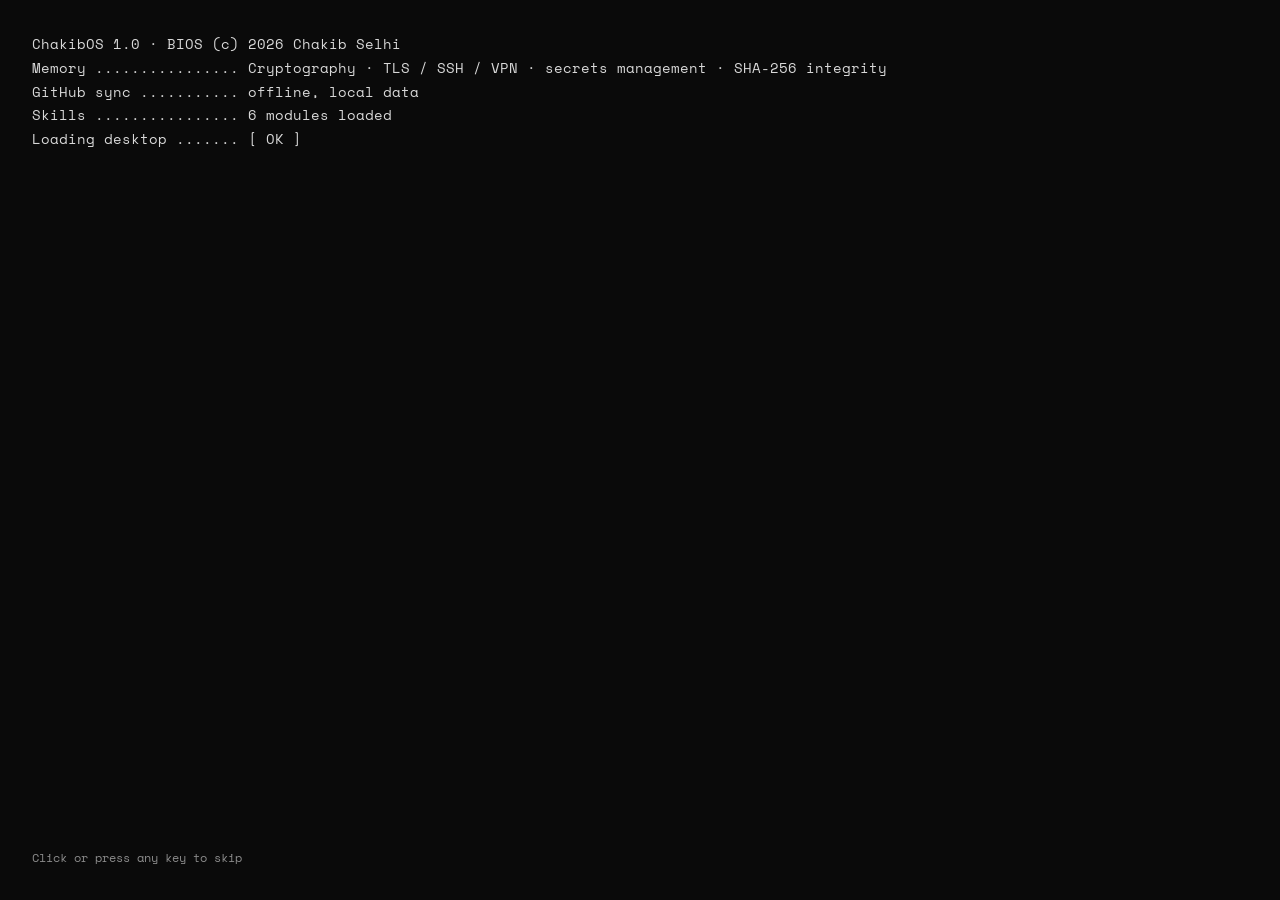
<file: index.html>
<!doctype html>
<html lang="fr">
<head>
<meta charset="utf-8">
<meta name="viewport" content="width=device-width, initial-scale=1">
<title>ChakibOS · Portfolio de Chakib Selhi</title>
<meta name="description" content="Portfolio de Chakib Selhi, étudiant en génie logiciel à l'UQAM orienté cybersécurité et réseaux, à la recherche d'un stage.">
<meta name="theme-color" content="#2F6F73">
<meta property="og:title" content="ChakibOS · Portfolio de Chakib Selhi">
<meta property="og:description" content="Étudiant en génie logiciel à l'UQAM orienté cybersécurité et réseaux, à la recherche d'un stage. / Software engineering student at UQAM focused on cybersecurity and networking, looking for an internship.">
<meta property="og:type" content="website">
<link rel="icon" href="assets/favicon.svg" type="image/svg+xml">
<link rel="preconnect" href="https://fonts.googleapis.com">
<link rel="preconnect" href="https://fonts.gstatic.com" crossorigin>
<link rel="preconnect" href="https://api.github.com" crossorigin>
<link rel="stylesheet" href="https://fonts.googleapis.com/css2?family=Silkscreen:wght@400;700&family=Space+Mono:wght@400;700&display=swap">
<link rel="stylesheet" href="css/os.css?v=20261126040818">
</head>
<body>
<a class="skip" href="simple.html" data-i18n="skip">Aller à la version simple du CV</a>

<header class="menubar">
  <nav class="menubar__menus" aria-label="Menu">
    <div class="mb">
      <button type="button" class="mb__btn mb__btn--logo" data-menu="systeme" aria-haspopup="true" aria-expanded="false" data-i18n-aria="menu.system">◆<span class="mb__brand"> ChakibOS</span></button>
      <div class="menu" role="menu" data-menu-panel="systeme" hidden>
        <button type="button" role="menuitem" data-cmd="open:apropos-os" data-i18n="menu.aboutOs">À propos de ChakibOS</button>
        <hr>
        <button type="button" role="menuitem" data-cmd="reboot" data-i18n="menu.reboot">Redémarrer</button>
      </div>
    </div>
    <div class="mb">
      <button type="button" class="mb__btn" data-menu="aide" aria-haspopup="true" aria-expanded="false" data-i18n="menu.help">Aide</button>
      <div class="menu" role="menu" data-menu-panel="aide" hidden>
        <button type="button" role="menuitem" data-cmd="lang" class="menu__lang" data-i18n="menu.lang">English version</button>
        <hr>
        <button type="button" role="menuitem" data-cmd="open:aide" data-i18n="menu.howto">Comment naviguer</button>
        <button type="button" role="menuitem" data-cmd="wallpaper" data-i18n="menu.wallpaper">Changer le fond d'écran</button>
        <button type="button" role="menuitem" data-cmd="source" data-i18n="menu.github">Mes dépôts GitHub</button>
      </div>
    </div>
  </nav>
  <div class="menubar__right">
    <a class="mb__link" href="simple.html" data-i18n="menu.simpleLink">Version simple</a>
    <time id="clock" class="mb__clock"><span class="mb__day"></span> <span class="mb__time"></span></time>
  </div>
</header>

<main id="desktop" class="desktop">
  <h1 class="sr-only" data-i18n="h1">Chakib Selhi, étudiant en génie logiciel à l'UQAM : portfolio</h1>
  <nav id="icons" class="icons" data-i18n-aria="desk.aria" aria-label="Icônes du bureau"></nav>
  <div id="windows" class="windows"></div>
</main>

<footer class="taskbar">
  <div class="mb">
    <button type="button" class="task-start" data-menu="demarrer" aria-haspopup="true" aria-expanded="false">◆ Menu</button>
    <div class="menu menu--up" role="menu" data-menu-panel="demarrer" hidden>
      <div data-fill="apps"></div>
    </div>
  </div>
  <div id="task-list" class="task-list" data-i18n-aria="task.aria" aria-label="Fenêtres ouvertes"></div>
  <a class="task-gh" href="https://github.com/Chakib-Selhi" target="_blank" rel="noopener">GitHub</a>
</footer>

<div id="boot" class="boot" hidden>
  <div class="boot__log" aria-live="polite"></div>
  <p class="boot__hint" data-i18n="boot.hint">Cliquez ou appuyez sur une touche pour passer</p>
</div>

<noscript>
  <div class="noscript">ChakibOS a besoin de JavaScript / ChakibOS needs JavaScript. <a href="simple.html">Version simple</a>.</div>
</noscript>

<script src="js/data.js?v=20261126040818"></script>
<script src="js/i18n.js?v=20261126040818"></script>
<script src="js/icons.js?v=20261126040818"></script>
<script src="js/github.js?v=20261126040818"></script>
<script src="js/cv.js?v=20261126040818"></script>
<script src="js/apps.js?v=20261126040818"></script>
<script src="js/terminal.js?v=20261126040818"></script>
<script src="js/os.js?v=20261126040818"></script>
</body>
</html>
</file>
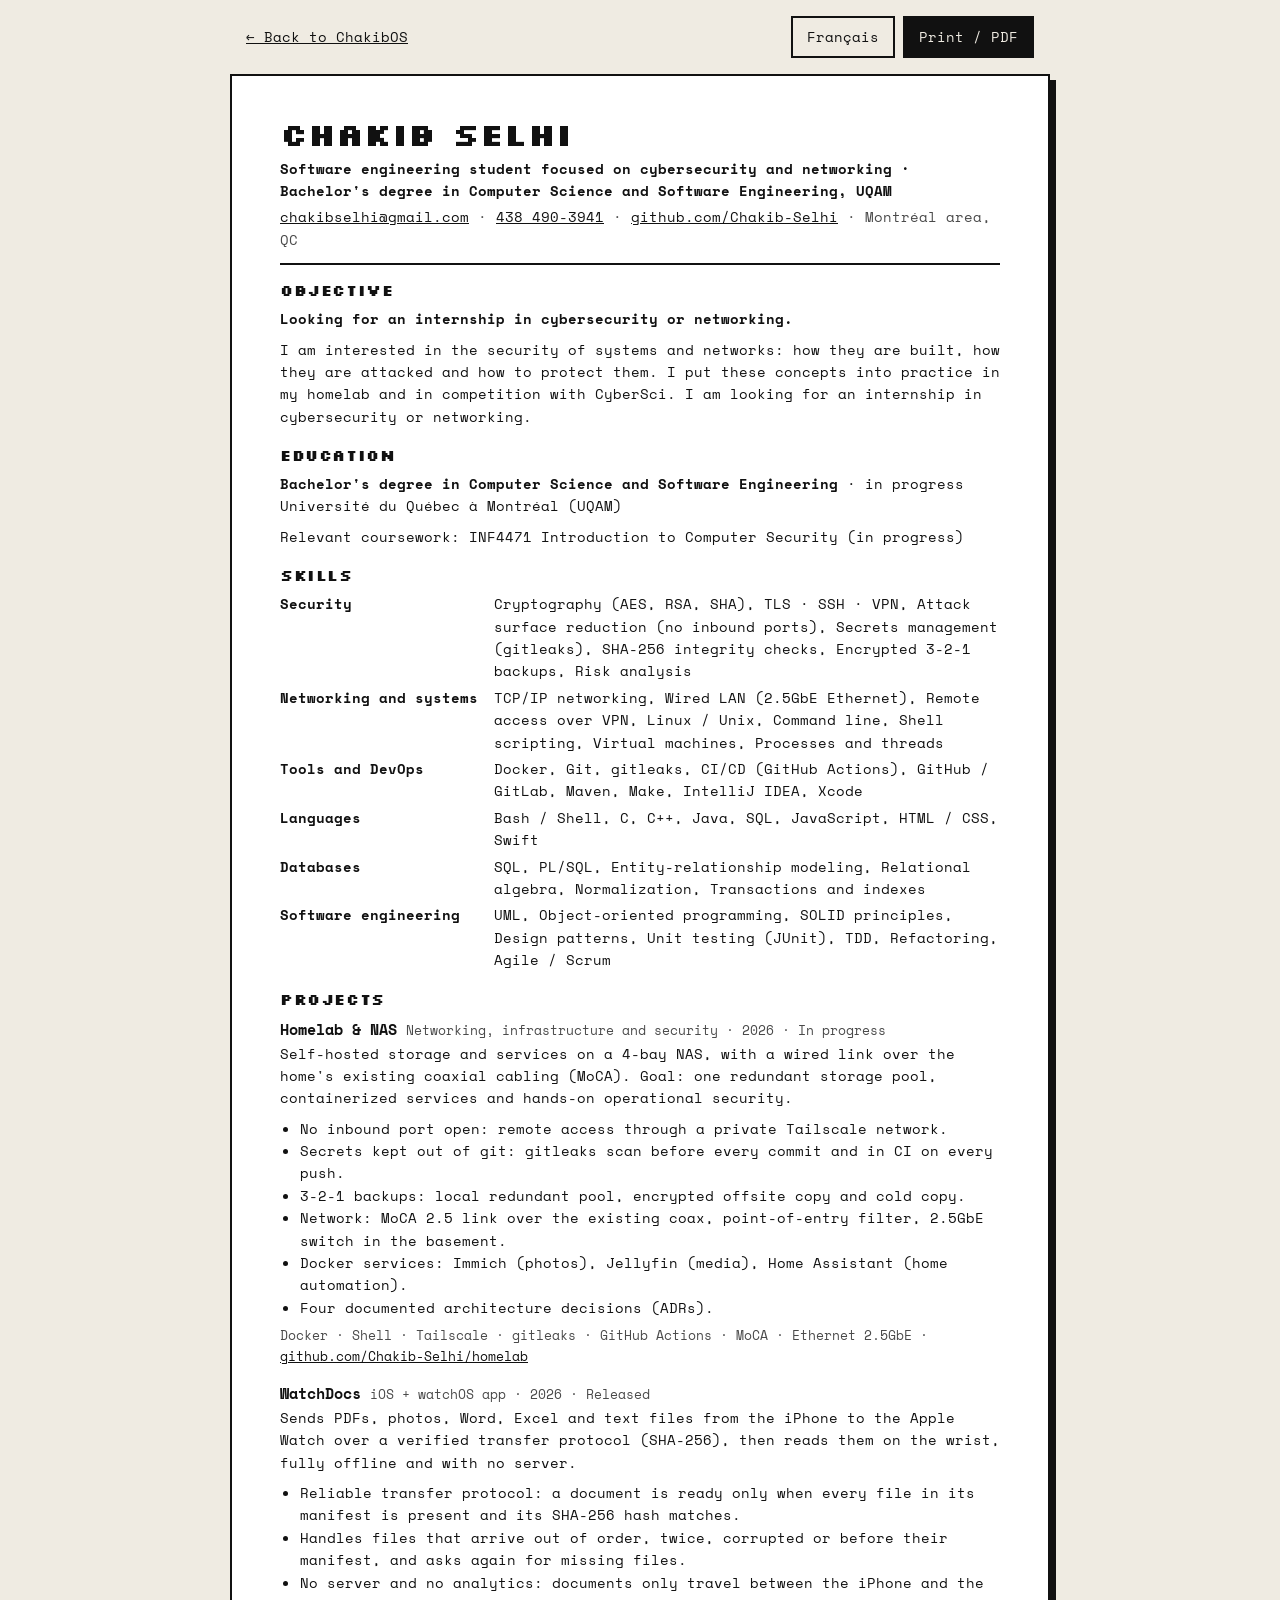
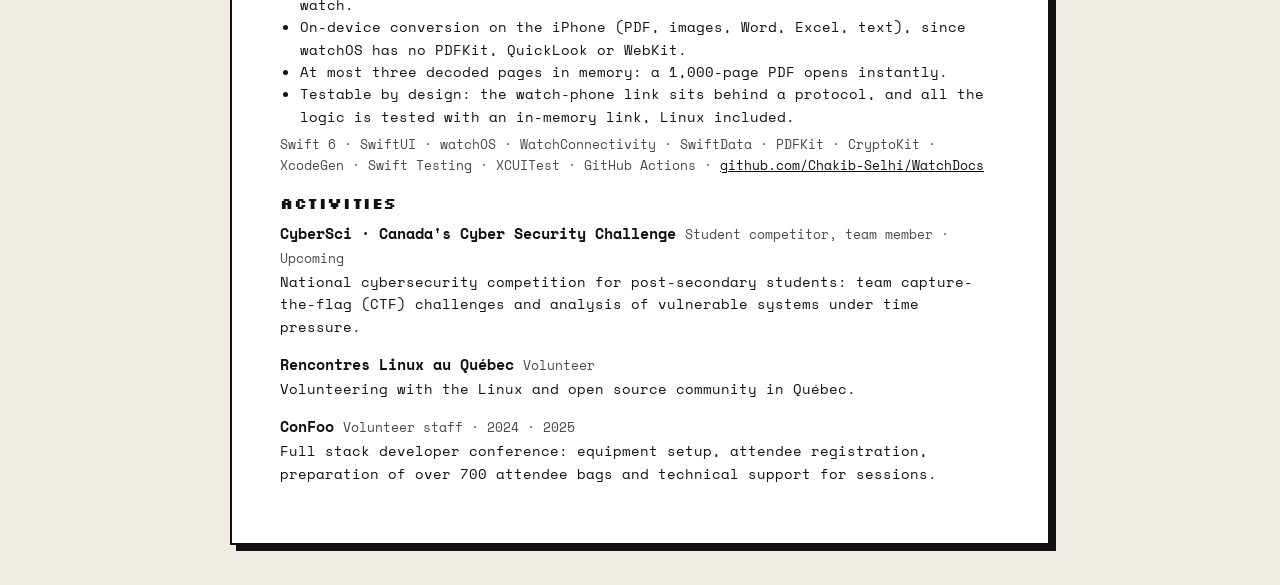
<file: simple.html>
<!doctype html>
<html lang="fr">
<head>
<meta charset="utf-8">
<meta name="viewport" content="width=device-width, initial-scale=1">
<title>CV · Chakib Selhi, étudiant en génie logiciel</title>
<meta name="description" content="CV de Chakib Selhi, étudiant en génie logiciel à l'UQAM orienté cybersécurité et réseaux, à la recherche d'un stage.">
<link rel="icon" href="assets/favicon.svg" type="image/svg+xml">
<link rel="preconnect" href="https://fonts.googleapis.com">
<link rel="preconnect" href="https://fonts.gstatic.com" crossorigin>
<link rel="stylesheet" href="https://fonts.googleapis.com/css2?family=Silkscreen:wght@400;700&family=Space+Mono:wght@400;700&display=swap">
<link rel="stylesheet" href="css/simple.css?v=20261126040818">
</head>
<body>
<nav class="topbar" aria-label="Navigation">
  <a href="index.html" data-i18n="simple.back">← Retour à ChakibOS</a>
  <span class="topbar__actions">
    <button type="button" class="ghost" id="lang" data-i18n="simple.lang">English</button>
    <button type="button" class="print" id="print" data-i18n="simple.print">Imprimer / PDF</button>
  </span>
</nav>
<main id="cv" class="paper cv"></main>
<noscript><p class="paper">Ce CV s'affiche avec JavaScript. / This résumé needs JavaScript. chakibselhi@gmail.com</p></noscript>
<script src="js/data.js?v=20261126040818"></script>
<script src="js/i18n.js?v=20261126040818"></script>
<script src="js/github.js?v=20261126040818"></script>
<script src="js/cv.js?v=20261126040818"></script>
<script>
  (function () {
    var cv = document.getElementById("cv");
    function render() {
      window.I18N.apply(document, "meta.titleSimple");
      cv.innerHTML = window.renderCV(window.PORTFOLIO, { detail: true });
    }
    // Les dépôts GitHub publics complètent le CV dès qu'ils sont chargés (et à chaque mise à jour).
    document.addEventListener("githubsync", render);
    document.addEventListener("langchange", render);
    render();
    window.GITHUB.sync();
    document.getElementById("lang").addEventListener("click", function () { window.I18N.toggle(); });
    document.getElementById("print").addEventListener("click", function () { window.print(); });
  })();
</script>
</body>
</html>
</file>
<file: css/os.css>
/* ===== ChakibOS ===== */
:root {
  --desk: #2F6F73;
  --face: #EFEBE2;
  --paper: #FFFFFF;
  --ink: #111111;
  --muted: #4A4A4A;
  --accent: #F2A33A;
  --red: #B3361A;
  --yellow: #F7D774;
  --green: #2F9E5B;
  --blue: #2457D6;
  --menu-h: 34px;
  --task-h: 42px;
  --font-pixel: "Silkscreen", ui-monospace, Menlo, monospace;
  --font-mono: "Space Mono", ui-monospace, Menlo, Consolas, monospace;
}

*, *::before, *::after { box-sizing: border-box; }
html, body { height: 100%; margin: 0; }
body {
  background: var(--desk);
  color: var(--ink);
  font: 13px/1.5 var(--font-mono);
  overflow: hidden;
  -webkit-font-smoothing: antialiased;
}
button, input, textarea { font: inherit; color: inherit; }
a { color: var(--ink); }
a:hover { color: var(--red); }
code, kbd { font-family: var(--font-mono); }
:focus-visible { outline: 2px dashed var(--ink); outline-offset: 2px; }
.pixel { font-family: var(--font-pixel); }
.sr-only { position: absolute; width: 1px; height: 1px; overflow: hidden; clip: rect(0 0 0 0); white-space: nowrap; }
.skip { position: absolute; left: 8px; top: -60px; z-index: 9999; background: var(--ink); color: var(--face); padding: 8px 12px; }
.skip:focus { top: 8px; color: var(--face); }
[hidden] { display: none !important; }

/* ===== Barre de menus ===== */
.menubar {
  position: fixed; top: 0; left: 0; right: 0; height: var(--menu-h); z-index: 5000;
  display: flex; align-items: stretch; justify-content: space-between;
  background: var(--face); border-bottom: 2px solid var(--ink);
  font-family: var(--font-pixel); font-size: 13px;
}
.menubar__menus { display: flex; align-items: stretch; }
.menubar__right { display: flex; align-items: center; gap: 16px; padding: 0 14px; white-space: nowrap; }
.mb { position: relative; display: flex; }
.mb__btn {
  border: 0; background: transparent; padding: 0 12px; cursor: pointer;
  font-family: var(--font-pixel); font-size: 13px;
}
.mb__btn--logo { font-weight: 700; white-space: nowrap; }
.hint-touch { display: none; }
@media (hover: none) and (pointer: coarse) {
  .hint-mouse { display: none; }
  .hint-touch { display: inline; }
}
.mb__btn[aria-expanded="true"], .mb__btn:hover { background: var(--ink); color: var(--face); }
.mb__link { font-size: 12px; text-decoration: none; }
.mb__link:hover { text-decoration: underline; color: var(--ink); }
.mb__clock { font-size: 12px; }

.menu {
  position: absolute; top: 100%; left: 0; min-width: 230px; z-index: 6000;
  display: flex; flex-direction: column; padding: 4px 0;
  background: var(--face); border: 2px solid var(--ink); box-shadow: 4px 4px 0 var(--ink);
  font-family: var(--font-mono); font-size: 13px;
}
.menu--up { top: auto; bottom: calc(100% + 6px); }
.menu [role="menuitem"] {
  display: flex; justify-content: space-between; gap: 16px; width: 100%;
  border: 0; background: transparent; padding: 7px 16px; text-align: left; cursor: pointer;
}
.menu [role="menuitem"]:hover, .menu [role="menuitem"]:focus-visible { background: var(--ink); color: var(--face); outline: none; }
.menu kbd { font-size: 11px; opacity: .75; }
.menu hr { border: 0; border-top: 1px solid var(--ink); margin: 4px 0; }

/* ===== Bureau ===== */
.desktop {
  position: fixed; top: var(--menu-h); bottom: var(--task-h); left: 0; right: 0;
  background-color: var(--desk);
  background-image: radial-gradient(rgba(255, 255, 255, .10) 1px, transparent 1px);
  background-size: 14px 14px;
  overflow: hidden;
}
.icons {
  position: absolute; top: 14px; left: 10px; bottom: 14px;
  display: flex; flex-direction: column; flex-wrap: wrap; align-content: flex-start; gap: 4px 8px;
}
.icon {
  width: 100px; padding: 6px 2px; border: 0; background: transparent; cursor: pointer;
  display: flex; flex-direction: column; align-items: center; gap: 5px;
}
.icon__img { height: 46px; display: flex; align-items: flex-end; }
.icon__label {
  color: #FFFFFF; font-size: 12px; line-height: 1.3; padding: 1px 6px; text-align: center;
  text-shadow: 1px 1px 0 rgba(0, 0, 0, .45);
}
.icon.is-selected .icon__label { background: var(--face); color: var(--ink); text-shadow: none; }
.icon.is-selected .icon__img svg { filter: drop-shadow(2px 2px 0 rgba(0, 0, 0, .35)); }
.icon:focus-visible { outline: 2px dashed var(--face); }

.windows { position: absolute; inset: 0; pointer-events: none; }

/* ===== Fenêtres ===== */
.win {
  position: absolute; pointer-events: auto;
  display: flex; flex-direction: column;
  min-width: 300px; min-height: 180px;
  background: var(--face); border: 2px solid var(--ink); box-shadow: 6px 6px 0 var(--ink);
}
.win:focus { outline: none; }
.win.is-opening { animation: win-open .14s ease-out; }
@keyframes win-open { from { transform: scale(.96); opacity: .4; } to { transform: none; opacity: 1; } }
.win.is-dragging { opacity: .94; }
.win.is-max { left: 0 !important; top: 0 !important; width: 100% !important; height: 100% !important; box-shadow: none; }

.win__bar {
  flex: none; display: flex; align-items: center; gap: 8px; height: 30px; padding: 0 6px;
  border-bottom: 2px solid var(--ink); background-color: var(--face);
  cursor: grab; user-select: none; touch-action: none;
}
.win.is-dragging .win__bar { cursor: grabbing; }
.win.is-active .win__bar { background-image: repeating-linear-gradient(0deg, var(--ink) 0 1px, transparent 1px 3px); }
.win--dialog.is-active .win__bar { background-color: var(--accent); background-image: none; }
.win__title {
  flex: 1; margin: 0; min-width: 0; text-align: center;
  font: 700 12px var(--font-pixel); white-space: nowrap; overflow: hidden; text-overflow: ellipsis;
}
.win__title span { background: var(--face); padding: 0 10px; }
.win--dialog .win__title span { background: transparent; }
.win__btn {
  flex: none; width: 20px; height: 20px; padding: 0; cursor: pointer;
  display: grid; place-items: center;
  background: var(--face); border: 2px solid var(--ink);
}
.win__btn:hover { background: var(--ink); }
.win__btn:hover svg path, .win__btn:hover svg rect { stroke: var(--face); }
/* Bouton fermer : pastille rouge avec un x, en haut à gauche. */
.win__btn--close { border-radius: 50%; background: #FF5F57; border: 1.5px solid #8F1D17; }
.win__btn--close:hover { background: #E0443C; }
.win__btn--close:hover svg path { stroke: #FFFFFF; }
.win__body { flex: 1; min-height: 0; overflow: auto; background: var(--paper); }
.win__resize {
  position: absolute; right: 0; bottom: 0; width: 18px; height: 18px; cursor: nwse-resize;
  background: repeating-linear-gradient(135deg, transparent 0 3px, var(--ink) 3px 5px);
  clip-path: polygon(100% 0, 100% 100%, 0 100%);
}
.statusbar {
  margin-top: auto; padding: 5px 12px; border-top: 1px solid var(--ink);
  background: var(--face); font-size: 11px;
}

/* ===== Éléments communs ===== */
.btn {
  display: inline-flex; align-items: center; justify-content: center; gap: 6px;
  min-height: 34px; padding: 6px 14px; cursor: pointer; text-decoration: none;
  background: var(--face); color: var(--ink); border: 2px solid var(--ink); box-shadow: 2px 2px 0 var(--ink);
}
.btn:hover { color: var(--ink); background: #FFFFFF; }
.btn:active { transform: translate(2px, 2px); box-shadow: none; }
.btn--primary { background: var(--ink); color: var(--face); }
.btn--primary:hover { background: #333333; color: #FFFFFF; }
.btn--default { outline: 2px solid var(--ink); outline-offset: 2px; }
.btn--sm { min-height: 28px; padding: 3px 10px; font-size: 12px; }
.btn-row { display: flex; flex-wrap: wrap; align-items: center; gap: 10px; margin-top: 12px; }
.linkbtn { border: 0; background: none; padding: 0; text-decoration: underline; cursor: pointer; }
.linkbtn:hover { color: var(--red); }
.meta { margin: 4px 0; font-size: 12px; color: var(--muted); }
.badge {
  display: inline-block; padding: 0 7px; font-size: 11px; line-height: 18px; vertical-align: middle;
  border: 1px solid var(--ink); font-family: var(--font-mono); font-weight: 400;
}
.badge--ok { background: #CDEBD6; }
.badge--wip { background: #FBE3B8; }
.badge--plan { background: #D6E2FA; }
.badge--hot { background: var(--accent); }
.chips { list-style: none; display: flex; flex-wrap: wrap; gap: 6px; margin: 8px 0 0; padding: 0; }
.chips li { border: 1px solid var(--ink); background: var(--face); padding: 1px 8px; font-size: 12px; }

/* ===== À propos ===== */
.about { display: flex; flex-wrap: wrap; gap: 20px; padding: 20px; background: var(--face); min-height: 100%; }
.about__avatar {
  flex: none; width: 92px; height: 92px; display: grid; place-items: center;
  background: var(--ink); color: var(--face); font: 700 30px var(--font-pixel);
}
.about__main { flex: 1 1 280px; min-width: 0; }
.about__name { margin: 0; font-size: 24px; line-height: 1.1; }
.about__role { margin: 6px 0 8px; font-weight: 700; }
.about p { margin: 0 0 8px; }
.specs { display: grid; grid-template-columns: 110px minmax(0, 1fr); gap: 3px 12px; margin: 10px 0 0; font-size: 12px; }
.specs dt { font-weight: 700; }
.specs dd { margin: 0; }
.specs__hot { color: var(--red); font-weight: 700; }

/* ===== Explorateur ===== */
.explorer { display: flex; flex-direction: column; min-height: 100%; }
.explorer__path { padding: 6px 12px; border-bottom: 1px solid var(--ink); background: var(--face); font-size: 12px; }
.explorer__grid {
  display: grid; grid-template-columns: repeat(auto-fill, minmax(118px, 1fr)); gap: 10px; padding: 16px 14px;
}
.file {
  display: flex; flex-direction: column; align-items: center; gap: 5px; padding: 10px 4px 8px; cursor: pointer;
  background: transparent; border: 2px solid transparent; text-align: center;
}
.file__icon { height: 48px; display: flex; align-items: flex-end; }
.file__name { font-size: 12px; font-weight: 700; word-break: break-word; }
.file__tag { font-size: 10px; color: var(--muted); }
.file:hover { border-color: #BBBBBB; }
.file.is-selected { background: var(--accent); border-color: var(--ink); }
.file.is-selected .file__tag { color: var(--ink); }
.file--slot { border: 2px dashed #8A8A8A; }
.file--slot .file__icon { align-items: center; }
.explorer__detail { margin: 0 14px 14px; }
.detail {
  display: flex; gap: 16px; padding: 14px 16px; border: 2px solid var(--ink); background: #F7F5EF;
}
.detail__icon { flex: none; }
.detail__main { min-width: 0; }
.detail h3 { margin: 0 0 4px; font-size: 15px; }
.detail p { margin: 0 0 4px; }

/* ===== Fiche projet et documents ===== */
.doc { padding: 20px 24px 24px; max-width: 760px; }
.doc__head { display: flex; gap: 14px; align-items: center; margin-bottom: 10px; }
.doc__icon { flex: none; }
.doc__title { margin: 0; font-size: 22px; line-height: 1.1; }
.doc__lead { font-size: 14px; margin: 0 0 14px; }
.doc__h { margin: 18px 0 6px; font: 700 13px var(--font-pixel); }
.doc__list { margin: 0; padding-left: 18px; }
.doc__list li { margin-bottom: 5px; }
.doc__soon { margin-top: 16px; }
.btn-row--doc { margin-top: 18px; }
.gallery { display: flex; gap: 12px; overflow-x: auto; padding: 4px 2px 10px; margin: 0 0 6px; }
.gallery figure { margin: 0; flex: none; }
.gallery img { display: block; height: 220px; width: auto; border: 2px solid var(--ink); background: var(--ink); }
.gallery figcaption { max-width: 190px; margin-top: 4px; font-size: 11px; color: var(--muted); }

/* ===== Compétences ===== */
.skills { display: grid; grid-template-columns: repeat(auto-fill, minmax(250px, 1fr)); gap: 14px; padding: 18px; }
.skill { border: 2px solid var(--ink); background: var(--face); padding: 12px 14px; }
.skill h4 { margin: 0; font-size: 13px; }
.skill__proof { margin: 10px 0 0; font-size: 12px; color: var(--muted); }
.skills--list { grid-template-columns: 1fr; }
.skill__meta { margin: 4px 0 0; font-size: 12px; color: var(--muted); }
.skill__text { margin: 8px 0 0; font-size: 13px; line-height: 1.5; }

/* ===== Terminal ===== */
.win--terminal .win__body { background: #0D0F0D; overflow: hidden; }
.term {
  height: 100%; overflow: auto; padding: 10px 14px; color: #C9F2D3;
  font: 13px/1.55 var(--font-mono); cursor: text;
}
.term__row { white-space: pre-wrap; word-break: break-word; }
.term__row a { color: #67D4F0; }
.term__line { display: flex; gap: 8px; align-items: center; }
.term__prompt, .t-prompt { color: #5CF28A; white-space: nowrap; }
.term__input {
  flex: 1; min-width: 0; border: 0; outline: none; background: transparent; color: #E8FFE9;
  caret-color: #5CF28A; padding: 2px 0;
}
.t-accent { color: #5CF28A; }
.t-pre { white-space: pre; font-size: 12px; line-height: 1.25; overflow: hidden; }
.t-bold { color: #FFFFFF; font-weight: 700; }
.t-dim { color: #86A893; }
.t-warn { color: #FFB547; }
.t-ok { color: #5CF28A; }
.t-err { color: #FF8A80; }

/* ===== Contact ===== */
.contact { padding: 16px 20px 20px; background: var(--face); min-height: 100%; }
.contact > p { margin: 0 0 12px; }
.mail { border: 2px solid var(--ink); background: var(--paper); }
.field { display: flex; align-items: center; gap: 10px; padding: 8px 12px; border-bottom: 1px solid var(--ink); }
.field__label { flex: none; width: 70px; font-weight: 700; }
.field__val { flex: 1; min-width: 0; overflow-wrap: anywhere; }
.field input, .field textarea { flex: 1; min-width: 0; border: 0; background: transparent; padding: 4px 0; }
.field input:focus, .field textarea:focus { outline: none; background: #FFF8EA; }
.field--col { flex-direction: column; align-items: stretch; border-bottom: 0; }
.field--col textarea { resize: vertical; border: 1px solid #BBBBBB; padding: 8px; }
.mail .btn-row { margin: 0; padding: 0 12px 12px; justify-content: flex-end; }
.contact__note { margin-right: auto; font-size: 12px; color: var(--muted); }
.contact__links { list-style: none; margin: 14px 0 0; padding: 0; }
.contact__links li { margin-bottom: 4px; }

/* ===== CV ===== */
.cvwin { display: flex; flex-direction: column; height: 100%; background: #8D8A84; }
.cvwin__bar {
  flex: none; display: flex; flex-wrap: wrap; justify-content: space-between; align-items: center; gap: 8px;
  padding: 6px 12px; background: var(--face); border-bottom: 1px solid var(--ink); font-size: 12px;
}
.cvwin__actions { display: flex; gap: 8px; flex-wrap: wrap; }
.cvwin__scroll { flex: 1; overflow: auto; padding: 20px; }
.paper { max-width: 640px; margin: 0 auto; background: var(--paper); padding: 34px 40px; box-shadow: 4px 4px 0 rgba(0, 0, 0, .35); }

.cv { font-size: 12.5px; line-height: 1.5; }
.cv__head { border-bottom: 2px solid var(--ink); padding-bottom: 10px; margin-bottom: 12px; }
.cv__name { margin: 0; font: 700 26px var(--font-pixel); }
.cv__title { margin: 4px 0 2px; font-weight: 700; }
.cv__contact { margin: 0; color: var(--muted); }
.cv__sec { margin-bottom: 12px; }
.cv__sec h2 { margin: 0 0 6px; font: 700 13px var(--font-pixel); letter-spacing: .04em; }
.cv__sec p { margin: 0 0 6px; }
.cv__sec ul { margin: 0; padding-left: 18px; }
.cv__proj { margin-bottom: 10px; }
.cv__proj h3 { margin: 0; font-size: 13px; }
.cv__meta { color: var(--muted); font-weight: 400; font-size: 12px; }
.cv__skills { display: grid; grid-template-columns: 170px minmax(0, 1fr); gap: 3px 12px; margin: 0; }
.cv__skills dt { font-weight: 700; }
.cv__skills dd { margin: 0; }

/* ===== Boîtes de dialogue et fenêtres vides ===== */
.win--dialog .win__body { background: var(--face); }
.dlg { display: flex; flex-direction: column; gap: 10px; padding: 16px 18px; height: 100%; }
.dlg__msg { display: flex; gap: 14px; align-items: flex-start; }
.dlg__msg svg { flex: none; }
.dlg__msg p { margin: 0; line-height: 1.55; }
.dlg__btns { display: flex; justify-content: flex-end; gap: 12px; margin-top: auto; }
.empty { display: flex; flex-direction: column; align-items: center; justify-content: center; gap: 6px; height: 100%; padding: 18px; text-align: center; background: var(--face); }
.empty p { margin: 0; }
.big { font-size: 20px; font-weight: 700; }

/* ===== Barre des tâches ===== */
.taskbar {
  position: fixed; left: 0; right: 0; bottom: 0; height: var(--task-h); z-index: 5000;
  display: flex; align-items: center; gap: 8px; padding: 0 10px;
  background: var(--face); border-top: 2px solid var(--ink);
}
.task-start {
  flex: none; min-height: 30px; padding: 0 12px; cursor: pointer;
  font: 700 12px var(--font-pixel); background: var(--face); border: 2px solid var(--ink); box-shadow: 2px 2px 0 var(--ink);
}
.task-start[aria-expanded="true"] { background: var(--ink); color: var(--face); box-shadow: none; }
.task-list { flex: 1; min-width: 0; display: flex; gap: 6px; overflow-x: auto; scrollbar-width: none; }
.task {
  flex: none; max-width: 190px; min-height: 30px; padding: 0 12px; cursor: pointer;
  white-space: nowrap; overflow: hidden; text-overflow: ellipsis; font-size: 12px;
  background: var(--face); border: 2px solid var(--ink);
}
.task[aria-pressed="true"] { background: var(--paper); font-weight: 700; box-shadow: inset 2px 2px 0 rgba(0, 0, 0, .25); }
.task.is-min { opacity: .7; border-style: dashed; }
.task-gh { flex: none; font-size: 12px; padding: 6px 4px; }

/* ===== Démarrage ===== */
.boot {
  position: fixed; inset: 0; z-index: 9000; padding: 32px;
  background: #0A0A0A; color: #D8D8D8; font: 14px/1.7 var(--font-mono);
  display: flex; flex-direction: column; justify-content: space-between; cursor: pointer;
  transition: opacity .28s ease;
}
.boot.is-done { opacity: 0; }
.boot__hint { margin: 0; color: #8C8C8C; font-size: 12px; }
.noscript { position: fixed; inset: auto 16px 60px 16px; z-index: 9999; padding: 14px; background: var(--face); border: 2px solid var(--ink); }

/* ===== Projets GitHub : statistiques, langages, README ===== */
.ghstats { margin: -6px 0 12px; font-size: 12px; color: var(--muted); }
.doc__auto { font-style: italic; }
.langbar { display: flex; height: 12px; border: 2px solid var(--ink); background: var(--face); overflow: hidden; }
.langbar span { display: block; height: 100%; min-width: 2px; }
.langlegend { list-style: none; display: flex; flex-wrap: wrap; gap: 4px 16px; margin: 6px 0 0; padding: 0; font-size: 12px; }
.langlegend li { display: flex; align-items: center; gap: 6px; }
.langdot { width: 10px; height: 10px; border: 1px solid var(--ink); display: inline-block; }
.chips--topics li { background: #E3ECFA; border-color: #2457D6; color: #163A8A; }
.readme { margin-top: 20px; border: 2px solid var(--ink); background: var(--paper); }
.readme summary { cursor: pointer; padding: 8px 12px; background: var(--face); font: 700 13px var(--font-pixel); border-bottom: 2px solid transparent; }
.readme[open] summary { border-bottom-color: var(--ink); }
.md { padding: 14px 18px; font-family: system-ui, -apple-system, "Segoe UI", Roboto, sans-serif; font-size: 14px; line-height: 1.6; overflow-wrap: anywhere; }
.md h1, .md h2, .md h3, .md h4 { font-family: var(--font-mono); margin: 18px 0 8px; line-height: 1.3; }
.md h1 { font-size: 20px; } .md h2 { font-size: 17px; border-bottom: 1px solid #CCCCCC; padding-bottom: 4px; } .md h3 { font-size: 15px; } .md h4 { font-size: 14px; }
.md p, .md ul, .md ol, .md table, .md pre, .md blockquote { margin: 0 0 12px; }
.md ul, .md ol { padding-left: 22px; }
.md img { max-width: 100%; height: auto; vertical-align: middle; }
.md code { font-family: var(--font-mono); font-size: 12.5px; background: #F1EEE6; padding: 1px 4px; }
.md pre { background: #151515; color: #E8E8E8; padding: 12px 14px; overflow-x: auto; }
.md pre code { background: none; padding: 0; color: inherit; }
.md table { border-collapse: collapse; display: block; overflow-x: auto; }
.md th, .md td { border: 1px solid #BBBBBB; padding: 5px 9px; vertical-align: top; }
.md th { background: var(--face); }
.md blockquote { border-left: 3px solid #BBBBBB; padding-left: 12px; color: var(--muted); }
.md hr { border: 0; border-top: 1px solid #CCCCCC; margin: 16px 0; }
.md a { color: #1E46B4; }
.menu .menu__lang { font-weight: 700; }

/* ===== Mobile : les fenêtres deviennent des applications plein écran ===== */
@media (max-width: 760px) {
  .menubar { font-size: 12px; }
  .mb__btn { padding: 0 8px; font-size: 12px; }
  .mb__link, .mb__brand, .mb__day { display: none; }
  .mb__btn--logo { padding: 0 12px; font-size: 14px; }
  .menubar__right { padding: 0 10px; }
  .icons { position: absolute; top: 14px; left: 8px; right: 8px; bottom: auto; display: grid; grid-template-columns: repeat(4, minmax(0, 1fr)); gap: 12px 4px; }
  .icon { width: auto; }
  .win {
    left: 0 !important; top: 0 !important; width: 100% !important; height: 100% !important;
    min-width: 0; border-width: 0; box-shadow: none;
  }
  .win__bar { height: 46px; }
  .win__btn { width: 34px; height: 34px; }
  .win__resize { display: none; }
  .win--dialog { top: auto !important; bottom: 0 !important; height: auto !important; border-top: 2px solid var(--ink); }
  .doc { padding: 16px; }
  .paper { padding: 22px 18px; }
  .cvwin__scroll { padding: 10px; }
  .cv__skills, .specs { grid-template-columns: minmax(0, 1fr); }
  .cv__skills dd, .specs dd { margin-bottom: 6px; }
  .gallery img { height: 180px; }
  .task-gh { display: none; }
}

@media (prefers-reduced-motion: reduce) {
  .win.is-opening { animation: none; }
  .boot { transition: none; }
}
</file>
<file: css/simple.css>
/* Version simple du CV : lisible, imprimable, sans bureau. */
:root {
  --ink: #111111;
  --muted: #4A4A4A;
  --face: #EFEBE2;
  --font-pixel: "Silkscreen", ui-monospace, Menlo, monospace;
  --font-mono: "Space Mono", ui-monospace, Menlo, Consolas, monospace;
}
*, *::before, *::after { box-sizing: border-box; }
body { margin: 0; background: var(--face); color: var(--ink); font: 14px/1.6 var(--font-mono); }
a { color: var(--ink); }
.topbar {
  max-width: 820px; margin: 0 auto; padding: 16px; display: flex; justify-content: space-between; align-items: center; gap: 12px;
}
.print {
  font: inherit; cursor: pointer; padding: 8px 14px; min-height: 40px;
  background: var(--ink); color: var(--face); border: 2px solid var(--ink);
}
.topbar__actions { display: flex; gap: 8px; flex-wrap: wrap; }
.ghost { font: inherit; cursor: pointer; padding: 8px 14px; min-height: 40px; background: transparent; color: var(--ink); border: 2px solid var(--ink); }
.paper { max-width: 820px; margin: 0 auto 40px; padding: 40px 48px; background: #FFFFFF; border: 2px solid var(--ink); box-shadow: 6px 6px 0 var(--ink); }

.cv__head { border-bottom: 2px solid var(--ink); padding-bottom: 12px; margin-bottom: 16px; }
.cv__name { margin: 0; font: 700 32px/1.1 var(--font-pixel); }
.cv__title { margin: 6px 0 4px; font-weight: 700; }
.cv__contact { margin: 0; color: var(--muted); }
.cv__sec { margin-bottom: 18px; }
.cv__sec h2 { margin: 0 0 8px; font: 700 15px var(--font-pixel); letter-spacing: .04em; }
.cv__sec p { margin: 0 0 8px; }
.cv__sec ul { margin: 0 0 6px; padding-left: 20px; }
.cv__proj { margin-bottom: 14px; }
.cv__proj h3 { margin: 0 0 2px; font-size: 15px; }
.cv__meta { color: var(--muted); font-weight: 400; font-size: 13px; }
.cv__skills { display: grid; grid-template-columns: 200px minmax(0, 1fr); gap: 4px 14px; margin: 0; }
.cv__skills dt { font-weight: 700; }
.cv__skills dd { margin: 0; }

@media (max-width: 640px) {
  .paper { padding: 24px 18px; box-shadow: none; border-width: 0; }
  .cv__skills { grid-template-columns: minmax(0, 1fr); }
  .cv__skills dd { margin-bottom: 8px; }
}

@media print {
  body { background: #FFFFFF; font-size: 11pt; }
  .topbar { display: none; }
  .paper { border: 0; box-shadow: none; padding: 0; max-width: none; margin: 0; }
  a { text-decoration: none; }
}
</file>
